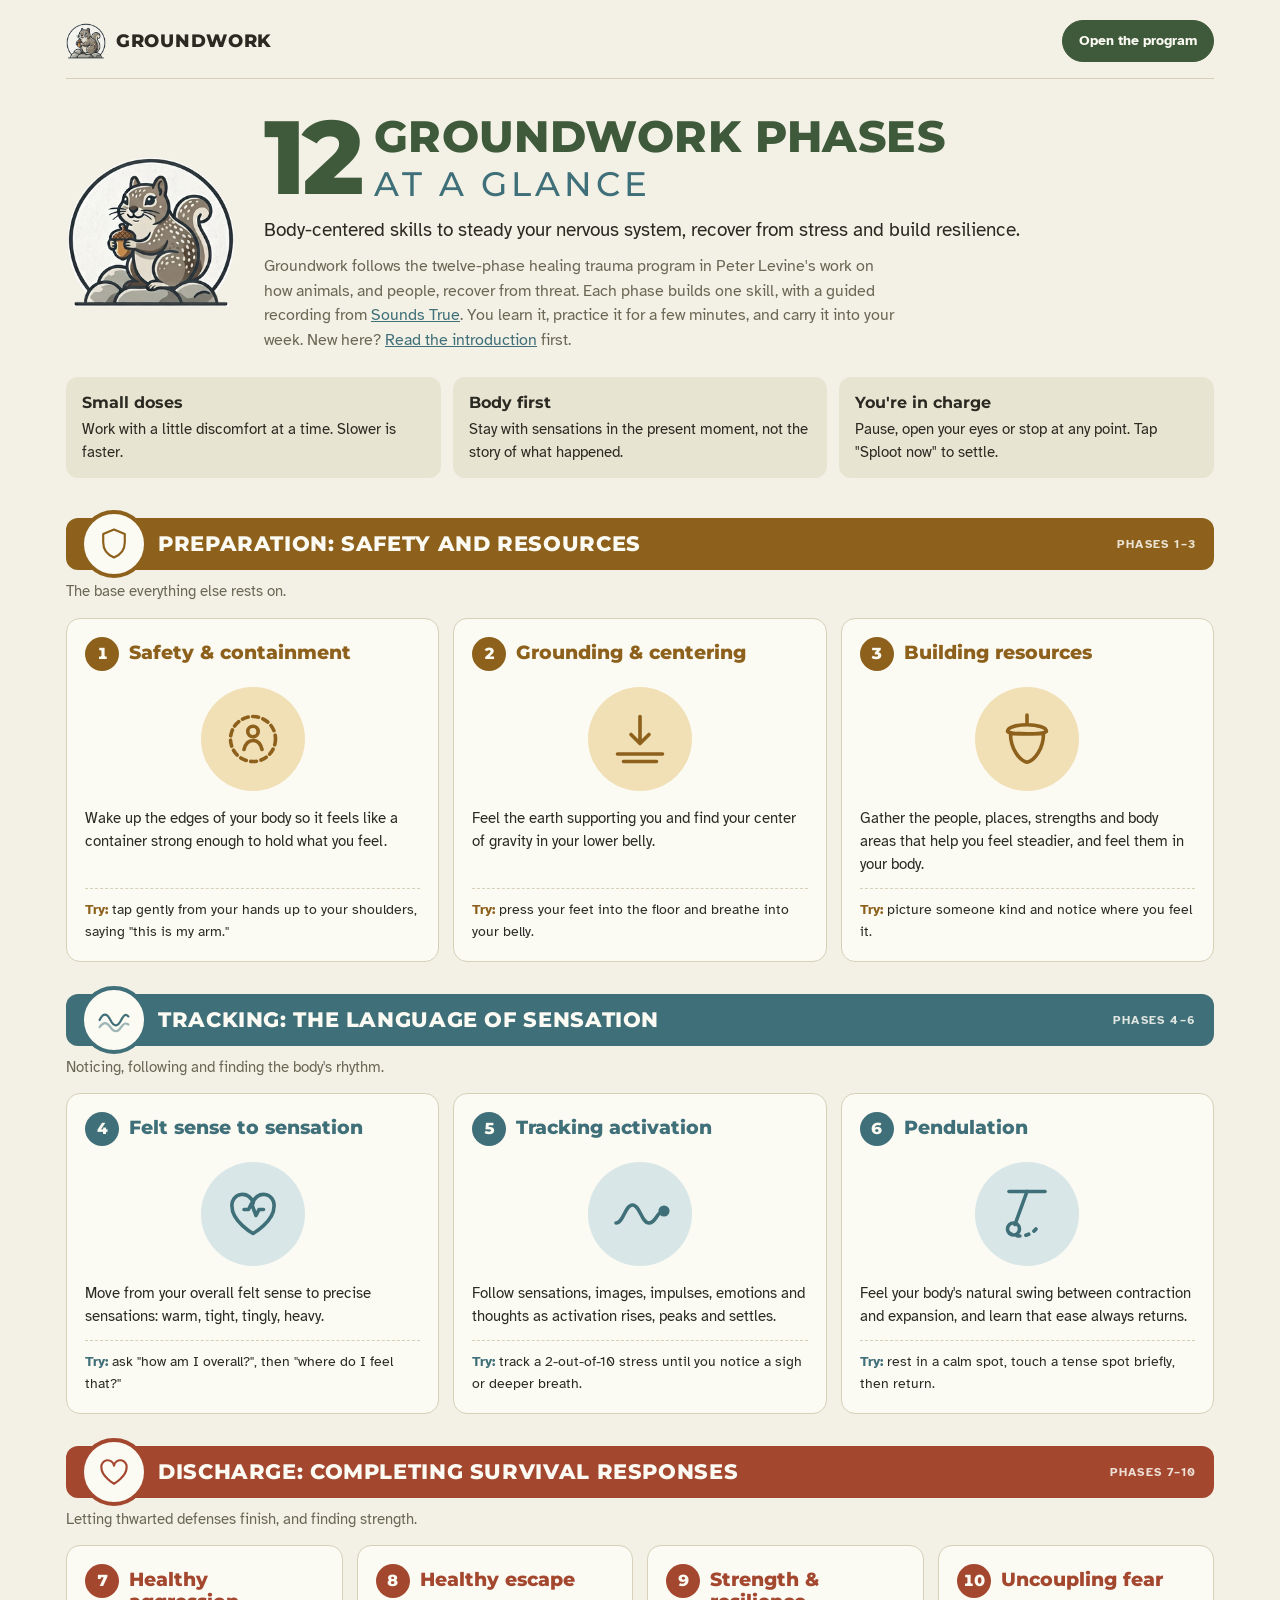
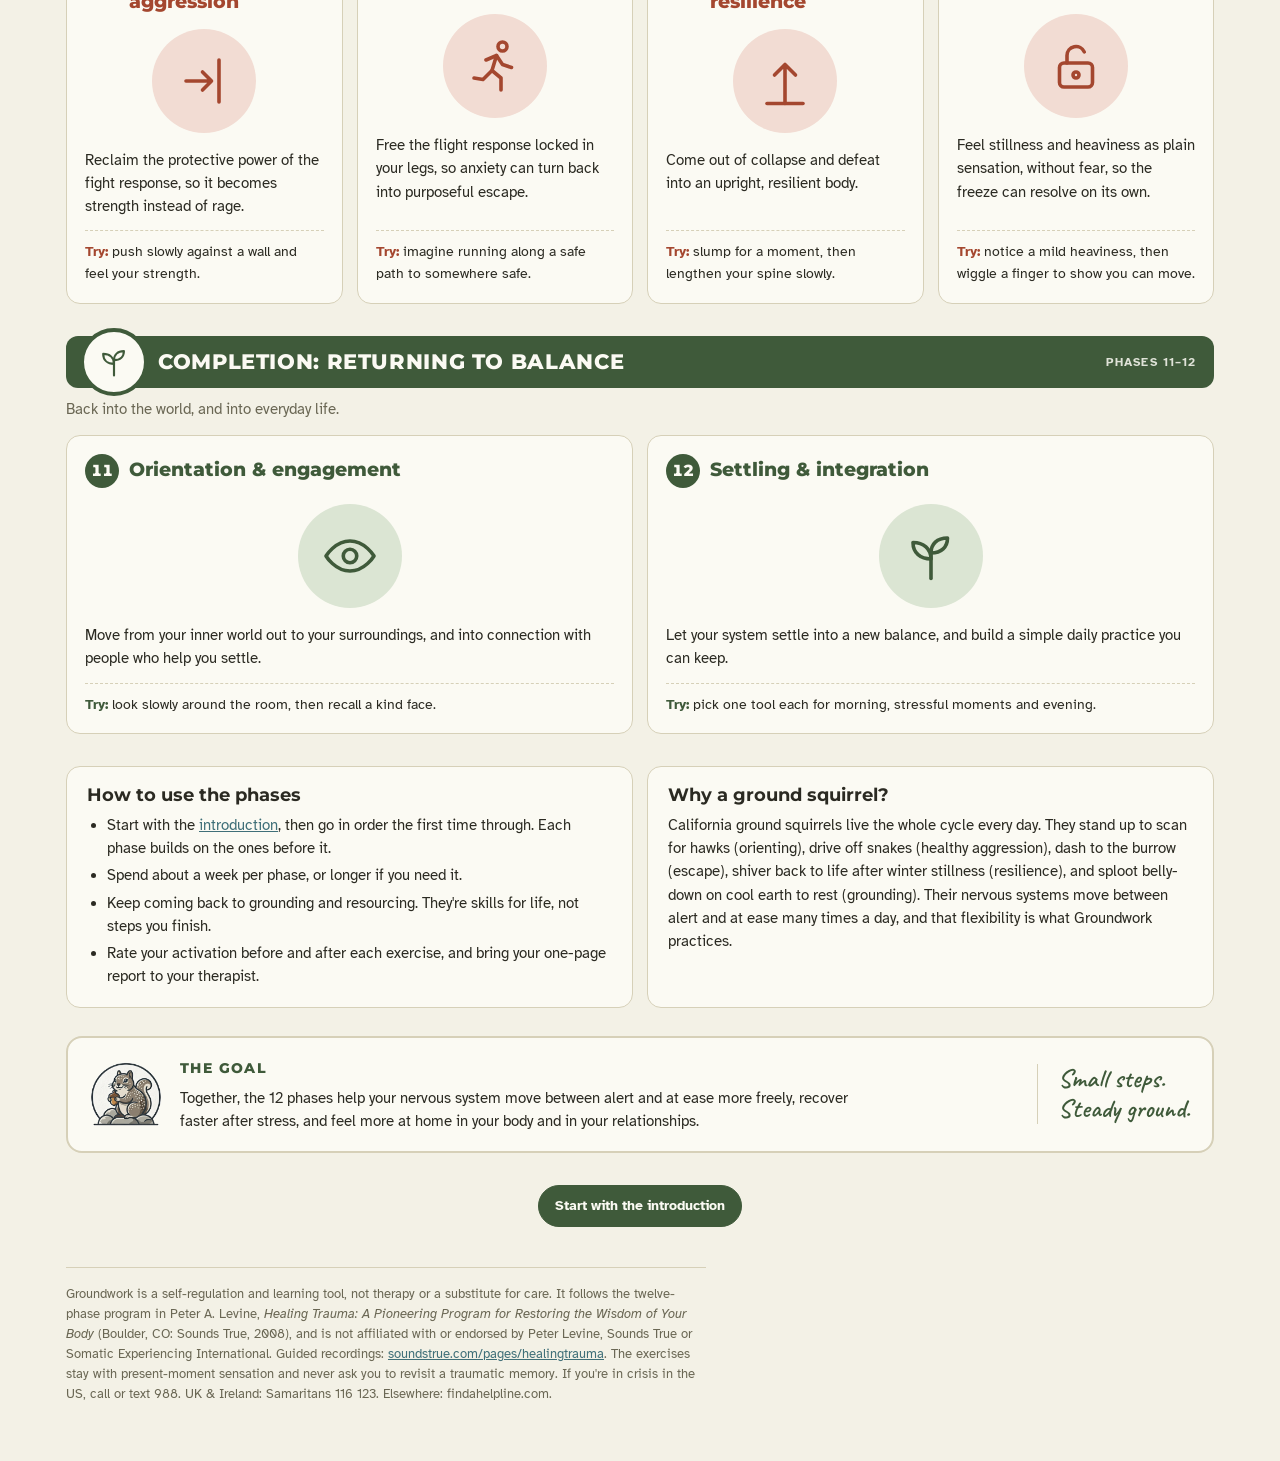
<file: about.html>
<!doctype html>
<html lang="en">
<head>
<meta charset="utf-8">
<meta name="viewport" content="width=device-width, initial-scale=1, viewport-fit=cover">
<title>About Groundwork</title>
<meta name="description" content="The 12 phases of Groundwork at a glance: what each skill is and a one-minute way to try it.">
<link rel="icon" type="image/png" href="assets/favicon.png">
<link rel="apple-touch-icon" href="assets/apple-touch-icon.png">
<link rel="preconnect" href="https://fonts.googleapis.com">
<link rel="stylesheet" href="https://fonts.googleapis.com/css2?family=Caveat:wght@600&family=Montserrat:wght@500;700;800&family=Atkinson+Hyperlegible:ital,wght@0,400;0,700;1,400&display=swap">
<style>
/* Layout: an infographic poster. Logo and title on top, then the 12 phases as numbered cards in four stages (preparation → tracking → discharge → completion), up to four per row on desktop, one column on phones. Tokens match index.html. */
:root {
  --bg: #f3f1e6; --surface: #fbfaf3; --sunk: #e8e4d2; --ink: #2b2a22; --muted: #6a6754; --line: #d6d0b8;
  --grass: #c08a2e; --grass-soft: #f1dfb6; --oak: #3f5a3a; --oak-soft: #dbe5d3; --calm: #3f6f78; --calm-soft: #d8e6e8; --amber: #8d611c; --adobe: #a4472f; --adobe-soft: #f2dcd3;
  --display: "Montserrat", "Avenir Next", "Segoe UI", system-ui, sans-serif;
  --body: "Atkinson Hyperlegible", "Verdana", system-ui, sans-serif;
  color-scheme: light;
}
@media (prefers-color-scheme: dark) { :root:not([data-theme="light"]) {
  --bg: #1d1c16; --surface: #26251d; --sunk: #302e24; --ink: #ece7d6; --muted: #aaa48c; --line: #3f3c30;
  --grass: #e0aa4c; --grass-soft: #44381f; --oak: #9fbf8f; --oak-soft: #2c3627; --calm: #86b9c2; --calm-soft: #23363a; --amber: #e0aa4c; --adobe: #e08a6e; --adobe-soft: #3d2620; color-scheme: dark } }
:root[data-theme="dark"] {
  --bg: #1d1c16; --surface: #26251d; --sunk: #302e24; --ink: #ece7d6; --muted: #aaa48c; --line: #3f3c30;
  --grass: #e0aa4c; --grass-soft: #44381f; --oak: #9fbf8f; --oak-soft: #2c3627; --calm: #86b9c2; --calm-soft: #23363a; --amber: #e0aa4c; --adobe: #e08a6e; --adobe-soft: #3d2620; color-scheme: dark }

* { box-sizing: border-box }
:root { padding-top: env(safe-area-inset-top, 0px); padding-bottom: env(safe-area-inset-bottom, 0px) }
body { margin: 0; background: var(--bg); color: var(--ink); font: 16px/1.55 var(--body) }
img { max-width: 100% }
h1, h2, h3 { font-family: var(--display); line-height: 1.15; text-wrap: balance; margin: 0 }
a { color: var(--calm) }
:focus-visible { outline: 3px solid var(--calm); outline-offset: 2px }
.wrap { max-width: 1180px; margin: 0 auto; padding-left: max(16px, env(safe-area-inset-left, 0px)); padding-right: max(16px, env(safe-area-inset-right, 0px)); padding-block: 20px 56px }

nav.top { display: flex; justify-content: space-between; align-items: center; gap: 12px; flex-wrap: wrap; padding-bottom: 16px; border-bottom: 1px solid var(--line) }
nav.top .home { display: flex; align-items: center; gap: 10px; text-decoration: none; color: var(--ink); font: 800 18px var(--display); letter-spacing: .04em; text-transform: uppercase }
nav.top .home img { width: 40px; height: 40px }
.btn { display: inline-block; border: 1px solid var(--line); background: var(--surface); color: var(--ink); padding: 9px 16px; border-radius: 999px; font-weight: 700; font-size: 14px; text-decoration: none }
.btn.primary { background: var(--oak); border-color: var(--oak); color: var(--surface) }

header.hero { display: grid; grid-template-columns: 170px minmax(0, 1fr); gap: 28px; align-items: center; padding-block: 32px 24px }
header.hero > img { width: 170px; height: 170px }
header.hero h1 { display: flex; align-items: center; gap: 14px; margin-bottom: 12px; color: var(--oak) }
header.hero h1 .big { font-size: clamp(64px, 10vw, 104px); font-weight: 800; line-height: .85; letter-spacing: -.04em }
header.hero h1 .stack { display: grid; gap: 4px; text-transform: uppercase }
header.hero h1 .l1 { font-size: clamp(24px, 4vw, 44px); font-weight: 800; letter-spacing: .01em }
header.hero h1 .l2 { font-size: clamp(20px, 3.2vw, 34px); font-weight: 500; letter-spacing: .12em; color: var(--calm) }
header.hero .lede { color: var(--ink); font-size: 19px; margin-bottom: 8px }
header.hero p { margin: 0; max-width: 64ch; color: var(--muted); font-size: 16px }
@media (max-width: 640px) { header.hero { grid-template-columns: minmax(0, 1fr); text-align: center } header.hero > img { width: 130px; height: 130px; margin: 0 auto } header.hero h1 { justify-content: center; text-align: left } header.hero p { margin-inline: auto } }

.principles { display: grid; grid-template-columns: repeat(3, minmax(0, 1fr)); gap: 12px; margin-bottom: 40px }
.principles div { background: var(--sunk); border-radius: 12px; padding: 14px 16px; font-size: 15px }
.principles b { display: block; font-family: var(--display); font-size: 16px; margin-bottom: 2px }
@media (max-width: 720px) { .principles { grid-template-columns: minmax(0, 1fr) } }

section.stage { display: grid; gap: 14px; margin-bottom: 32px }
.banner { position: relative; display: flex; align-items: center; gap: 12px; background: var(--c); color: var(--surface); border-radius: 12px; min-height: 52px; padding: 8px 18px 8px 92px; flex-wrap: wrap; row-gap: 2px }
.banner .badge { position: absolute; left: 14px; top: 50%; transform: translateY(-50%); width: 68px; height: 68px; border-radius: 50%; background: var(--surface); border: 4px solid var(--c); color: var(--c); display: grid; place-items: center }
.banner .badge svg { width: 36px; height: 36px }
.banner h2 { font-size: clamp(16px, 2.2vw, 21px); font-weight: 800; text-transform: uppercase; letter-spacing: .03em; margin-right: auto; color: var(--surface) }
.banner .range { font: 700 12px/1 var(--body); letter-spacing: .1em; text-transform: uppercase; opacity: .85 }
.stage-sub { margin: -4px 0 0; color: var(--muted); font-size: 15px }
.cards { display: grid; grid-template-columns: repeat(auto-fit, minmax(220px, 1fr)); gap: 14px }
@media (max-width: 980px) { .cards { grid-template-columns: repeat(2, minmax(0, 1fr)) } }
@media (max-width: 560px) { .cards { grid-template-columns: minmax(0, 1fr) } }
.stage.s1 { --c: var(--amber); --c-soft: var(--grass-soft) }
.stage.s2 { --c: var(--calm); --c-soft: var(--calm-soft) }
.stage.s3 { --c: var(--adobe); --c-soft: var(--adobe-soft) }
.stage.s4 { --c: var(--oak); --c-soft: var(--oak-soft) }

.card { background: var(--surface); border: 1px solid var(--line); border-radius: 14px; padding: 18px; display: grid; grid-template-rows: auto auto 1fr auto; gap: 12px; min-width: 0; text-decoration: none; color: var(--ink) }
.card:hover { border-color: var(--c) }
.card .head { display: flex; align-items: flex-start; gap: 10px }
.card .num { flex: none; width: 34px; height: 34px; border-radius: 50%; background: var(--c); color: var(--surface); display: grid; place-items: center; font: 800 16px/1 var(--display); font-variant-numeric: tabular-nums }
.card h3 { font-size: 19px; font-weight: 800; color: var(--c); padding-top: 5px }
.card .art { width: 104px; height: 104px; margin: 4px auto; border-radius: 50%; background: var(--c-soft); display: grid; place-items: center; color: var(--c) }
.card .art svg { width: 60px; height: 60px }
.card p { margin: 0; font-size: 15px }
.card .try { font-size: 14px; border-top: 1px dashed var(--line); padding-top: 10px }
.card .try b { color: var(--c) }

.goal { display: grid; grid-template-columns: 72px minmax(0, 1fr) auto; gap: 18px; align-items: center; border: 2px solid var(--line); border-radius: 16px; padding: 18px 22px; margin-top: 28px; background: var(--surface) }
.goal img { width: 72px; height: 72px }
.goal b { font: 800 14px/1 var(--display); letter-spacing: .1em; text-transform: uppercase; color: var(--oak) }
.goal p { margin: 6px 0 0; font-size: 15px; max-width: 70ch }
.goal .motto { font: 600 26px/1.15 "Caveat", "Segoe Script", cursive; color: var(--oak); border-left: 1px solid var(--line); padding-left: 20px; margin: 0; white-space: nowrap }
@media (max-width: 720px) { .goal { grid-template-columns: 56px minmax(0, 1fr) } .goal img { width: 56px; height: 56px } .goal .motto { grid-column: 1 / -1; border-left: 0; padding-left: 0; text-align: center } }
.notes { display: grid; grid-template-columns: repeat(2, minmax(0, 1fr)); gap: 14px; margin-top: 8px }
.notes > div { border: 1px solid var(--line); border-radius: 14px; padding: 18px 20px; background: var(--surface) }
.notes h2 { font-size: 18px; margin-bottom: 8px }
.notes p, .notes ul { margin: 0; font-size: 15px }
.notes ul { padding-left: 20px; display: grid; gap: 4px }
@media (max-width: 720px) { .notes { grid-template-columns: minmax(0, 1fr) } }
.cta { display: flex; justify-content: center; gap: 12px; flex-wrap: wrap; margin-top: 32px }
footer { color: var(--muted); font-size: 13px; border-top: 1px solid var(--line); margin-top: 40px; padding-top: 16px; max-width: 80ch }
</style>
</head>
<body>
<div class="wrap">
  <nav class="top" aria-label="Site">
    <a class="home" href="./"><img src="assets/emblem.png" alt="">Groundwork</a>
    <a class="btn primary" href="somatic.html">Open the program</a>
  </nav>

  <header class="hero">
    <img src="assets/emblem.png" alt="Groundwork logo: a California ground squirrel holding an acorn on rocks">
    <div>
      <h1><span class="big">12</span><span class="stack"><span class="l1">Groundwork phases</span><span class="l2">at a glance</span></span></h1>
      <p class="lede">Body-centered skills to steady your nervous system, recover from stress and build resilience.</p>
      <p>Groundwork follows the twelve-phase healing trauma program in Peter Levine's work on how animals, and people, recover from threat. Each phase builds one skill, with a guided recording from <a href="https://www.soundstrue.com/pages/healingtrauma">Sounds True</a>. You learn it, practice it for a few minutes, and carry it into your week. New here? <a href="somatic.html#intro">Read the introduction</a> first.</p>
    </div>
  </header>

  <div class="principles">
    <div><b>Small doses</b>Work with a little discomfort at a time. Slower is faster.</div>
    <div><b>Body first</b>Stay with sensations in the present moment, not the story of what happened.</div>
    <div><b>You're in charge</b>Pause, open your eyes or stop at any point. Tap "Sploot now" to settle.</div>
  </div>

  <section class="stage s1" aria-labelledby="st1">
    <div class="banner"><span class="badge"><svg viewBox="0 0 40 40" fill="none" stroke="currentColor" stroke-width="2.4" stroke-linecap="round" stroke-linejoin="round" aria-hidden="true"><path d="M20 4 8 9v9c0 8 5 14 12 17 7-3 12-9 12-17V9L20 4Z"/></svg></span><h2 id="st1">Preparation: safety and resources</h2><span class="range">Phases 1–3</span></div>
    <p class="stage-sub">The base everything else rests on.</p>
    <div class="cards">
      <a class="card" href="somatic.html#phase-1">
        <div class="head"><span class="num">1</span><h3>Safety &amp; containment</h3></div>
        <div class="art"><svg viewBox="0 0 40 40" fill="none" stroke="currentColor" stroke-width="2.4" stroke-linecap="round" stroke-linejoin="round" aria-hidden="true"><circle cx="20" cy="20" r="15" stroke-dasharray="4 3"/><circle cx="20" cy="15" r="3.5"/><path d="M14 27c1-4 3-6 6-6s5 2 6 6"/></svg></div>
        <p>Wake up the edges of your body so it feels like a container strong enough to hold what you feel.</p>
        <div class="try"><b>Try:</b> tap gently from your hands up to your shoulders, saying "this is my arm."</div>
      </a>
      <a class="card" href="somatic.html#phase-2">
        <div class="head"><span class="num">2</span><h3>Grounding &amp; centering</h3></div>
        <div class="art"><svg viewBox="0 0 40 40" fill="none" stroke="currentColor" stroke-width="2.4" stroke-linecap="round" stroke-linejoin="round" aria-hidden="true"><path d="M20 5v18m-6-6 6 6 6-6"/><path d="M5 30h30M9 35h22"/></svg></div>
        <p>Feel the earth supporting you and find your center of gravity in your lower belly.</p>
        <div class="try"><b>Try:</b> press your feet into the floor and breathe into your belly.</div>
      </a>
      <a class="card" href="somatic.html#phase-3">
        <div class="head"><span class="num">3</span><h3>Building resources</h3></div>
        <div class="art"><svg viewBox="0 0 40 40" fill="none" stroke="currentColor" stroke-width="2.4" stroke-linecap="round" stroke-linejoin="round" aria-hidden="true"><path d="M20 4v5"/><path d="M7 15c0-6 26-6 26 0 0 2-26 2-26 0Z"/><path d="M9 16.5h22c0 10-6 18-11 19-5-1-11-9-11-19Z"/></svg></div>
        <p>Gather the people, places, strengths and body areas that help you feel steadier, and feel them in your body.</p>
        <div class="try"><b>Try:</b> picture someone kind and notice where you feel it.</div>
      </a>
    </div>
  </section>

  <section class="stage s2" aria-labelledby="st2">
    <div class="banner"><span class="badge"><svg viewBox="0 0 40 40" fill="none" stroke="currentColor" stroke-width="2.4" stroke-linecap="round" stroke-linejoin="round" aria-hidden="true"><path d="M4 20c4-8 8-8 12 0s8 8 12 0 6-6 8-4"/><path d="M4 28c4-6 8-6 12 0s8 6 12 0 6-4 8-3" opacity=".5"/></svg></span><h2 id="st2">Tracking: the language of sensation</h2><span class="range">Phases 4–6</span></div>
    <p class="stage-sub">Noticing, following and finding the body's rhythm.</p>
    <div class="cards">
      <a class="card" href="somatic.html#phase-4">
        <div class="head"><span class="num">4</span><h3>Felt sense to sensation</h3></div>
        <div class="art"><svg viewBox="0 0 40 40" fill="none" stroke="currentColor" stroke-width="2.4" stroke-linecap="round" stroke-linejoin="round" aria-hidden="true"><path d="M20 33S6 25 6 15a7 7 0 0 1 14-2 7 7 0 0 1 14 2c0 10-14 18-14 18Z"/><path d="M14 17h3l2-4 3 8 2-4h3"/></svg></div>
        <p>Move from your overall felt sense to precise sensations: warm, tight, tingly, heavy.</p>
        <div class="try"><b>Try:</b> ask "how am I overall?", then "where do I feel that?"</div>
      </a>
      <a class="card" href="somatic.html#phase-5">
        <div class="head"><span class="num">5</span><h3>Tracking activation</h3></div>
        <div class="art"><svg viewBox="0 0 40 40" fill="none" stroke="currentColor" stroke-width="2.4" stroke-linecap="round" stroke-linejoin="round" aria-hidden="true"><path d="M4 26c5 0 6-12 11-12s6 12 11 12 5-8 10-8"/><circle cx="36" cy="18" r="2.5" fill="currentColor"/></svg></div>
        <p>Follow sensations, images, impulses, emotions and thoughts as activation rises, peaks and settles.</p>
        <div class="try"><b>Try:</b> track a 2-out-of-10 stress until you notice a sigh or deeper breath.</div>
      </a>
      <a class="card" href="somatic.html#phase-6">
        <div class="head"><span class="num">6</span><h3>Pendulation</h3></div>
        <div class="art"><svg viewBox="0 0 40 40" fill="none" stroke="currentColor" stroke-width="2.4" stroke-linecap="round" stroke-linejoin="round" aria-hidden="true"><path d="M8 5h24"/><path d="M20 5l-8 22"/><circle cx="11" cy="30" r="4"/><path d="M26 30a14 14 0 0 1-17 3" stroke-dasharray="2 4"/></svg></div>
        <p>Feel your body's natural swing between contraction and expansion, and learn that ease always returns.</p>
        <div class="try"><b>Try:</b> rest in a calm spot, touch a tense spot briefly, then return.</div>
      </a>
    </div>
  </section>

  <section class="stage s3" aria-labelledby="st3">
    <div class="banner"><span class="badge"><svg viewBox="0 0 40 40" fill="none" stroke="currentColor" stroke-width="2.4" stroke-linecap="round" stroke-linejoin="round" aria-hidden="true"><path d="M20 33S6 25 6 15a7 7 0 0 1 14-2 7 7 0 0 1 14 2c0 10-14 18-14 18Z"/></svg></span><h2 id="st3">Discharge: completing survival responses</h2><span class="range">Phases 7–10</span></div>
    <p class="stage-sub">Letting thwarted defenses finish, and finding strength.</p>
    <div class="cards">
      <a class="card" href="somatic.html#phase-7">
        <div class="head"><span class="num">7</span><h3>Healthy aggression</h3></div>
        <div class="art"><svg viewBox="0 0 40 40" fill="none" stroke="currentColor" stroke-width="2.4" stroke-linecap="round" stroke-linejoin="round" aria-hidden="true"><path d="M30 6v28"/><path d="M8 20h16m-5-6 6 6-6 6"/></svg></div>
        <p>Reclaim the protective power of the fight response, so it becomes strength instead of rage.</p>
        <div class="try"><b>Try:</b> push slowly against a wall and feel your strength.</div>
      </a>
      <a class="card" href="somatic.html#phase-8">
        <div class="head"><span class="num">8</span><h3>Healthy escape</h3></div>
        <div class="art"><svg viewBox="0 0 40 40" fill="none" stroke="currentColor" stroke-width="2.4" stroke-linecap="round" stroke-linejoin="round" aria-hidden="true"><circle cx="25" cy="7" r="3"/><path d="M14 16l7-3 4 6 6 2"/><path d="M21 13l-3 10 6 5v8"/><path d="M18 23l-6 6-6-1"/></svg></div>
        <p>Free the flight response locked in your legs, so anxiety can turn back into purposeful escape.</p>
        <div class="try"><b>Try:</b> imagine running along a safe path to somewhere safe.</div>
      </a>
      <a class="card" href="somatic.html#phase-9">
        <div class="head"><span class="num">9</span><h3>Strength &amp; resilience</h3></div>
        <div class="art"><svg viewBox="0 0 40 40" fill="none" stroke="currentColor" stroke-width="2.4" stroke-linecap="round" stroke-linejoin="round" aria-hidden="true"><path d="M20 35V9m-7 7 7-7 7 7"/><path d="M8 35h24"/></svg></div>
        <p>Come out of collapse and defeat into an upright, resilient body.</p>
        <div class="try"><b>Try:</b> slump for a moment, then lengthen your spine slowly.</div>
      </a>
      <a class="card" href="somatic.html#phase-10">
        <div class="head"><span class="num">10</span><h3>Uncoupling fear</h3></div>
        <div class="art"><svg viewBox="0 0 40 40" fill="none" stroke="currentColor" stroke-width="2.4" stroke-linecap="round" stroke-linejoin="round" aria-hidden="true"><rect x="9" y="18" width="22" height="16" rx="3"/><path d="M14 18v-5a6 6 0 0 1 11.5-2.4"/><circle cx="20" cy="26" r="2"/></svg></div>
        <p>Feel stillness and heaviness as plain sensation, without fear, so the freeze can resolve on its own.</p>
        <div class="try"><b>Try:</b> notice a mild heaviness, then wiggle a finger to show you can move.</div>
      </a>
    </div>
  </section>

  <section class="stage s4" aria-labelledby="st4">
    <div class="banner"><span class="badge"><svg viewBox="0 0 40 40" fill="none" stroke="currentColor" stroke-width="2.4" stroke-linecap="round" stroke-linejoin="round" aria-hidden="true"><path d="M20 35V18"/><path d="M20 22c0-7-5-11-12-11 0 7 5 11 12 11Z"/><path d="M20 18c0-6 4-10 11-10 0 6-4 10-11 10Z"/></svg></span><h2 id="st4">Completion: returning to balance</h2><span class="range">Phases 11–12</span></div>
    <p class="stage-sub">Back into the world, and into everyday life.</p>
    <div class="cards">
      <a class="card" href="somatic.html#phase-11">
        <div class="head"><span class="num">11</span><h3>Orientation &amp; engagement</h3></div>
        <div class="art"><svg viewBox="0 0 40 40" fill="none" stroke="currentColor" stroke-width="2.4" stroke-linecap="round" stroke-linejoin="round" aria-hidden="true"><path d="M4 20s6-10 16-10 16 10 16 10-6 10-16 10S4 20 4 20Z"/><circle cx="20" cy="20" r="4.5"/></svg></div>
        <p>Move from your inner world out to your surroundings, and into connection with people who help you settle.</p>
        <div class="try"><b>Try:</b> look slowly around the room, then recall a kind face.</div>
      </a>
      <a class="card" href="somatic.html#phase-12">
        <div class="head"><span class="num">12</span><h3>Settling &amp; integration</h3></div>
        <div class="art"><svg viewBox="0 0 40 40" fill="none" stroke="currentColor" stroke-width="2.4" stroke-linecap="round" stroke-linejoin="round" aria-hidden="true"><path d="M20 35V18"/><path d="M20 22c0-7-5-11-12-11 0 7 5 11 12 11Z"/><path d="M20 18c0-6 4-10 11-10 0 6-4 10-11 10Z"/></svg></div>
        <p>Let your system settle into a new balance, and build a simple daily practice you can keep.</p>
        <div class="try"><b>Try:</b> pick one tool each for morning, stressful moments and evening.</div>
      </a>
    </div>
  </section>

  <div class="notes">
    <div>
      <h2>How to use the phases</h2>
      <ul>
        <li>Start with the <a href="somatic.html#intro">introduction</a>, then go in order the first time through. Each phase builds on the ones before it.</li>
        <li>Spend about a week per phase, or longer if you need it.</li>
        <li>Keep coming back to grounding and resourcing. They're skills for life, not steps you finish.</li>
        <li>Rate your activation before and after each exercise, and bring your one-page report to your therapist.</li>
      </ul>
    </div>
    <div>
      <h2>Why a ground squirrel?</h2>
      <p>California ground squirrels live the whole cycle every day. They stand up to scan for hawks (orienting), drive off snakes (healthy aggression), dash to the burrow (escape), shiver back to life after winter stillness (resilience), and sploot belly-down on cool earth to rest (grounding). Their nervous systems move between alert and at ease many times a day, and that flexibility is what Groundwork practices.</p>
    </div>
  </div>

  <div class="goal">
    <img src="assets/emblem.png" alt="">
    <div><b>The goal</b><p>Together, the 12 phases help your nervous system move between alert and at ease more freely, recover faster after stress, and feel more at home in your body and in your relationships.</p></div>
    <p class="motto">Small steps.<br>Steady ground.</p>
  </div>

  <div class="cta"><a class="btn primary" href="somatic.html#intro">Start with the introduction</a></div>

  <footer>Groundwork is a self-regulation and learning tool, not therapy or a substitute for care. It follows the twelve-phase program in Peter A. Levine, <i>Healing Trauma: A Pioneering Program for Restoring the Wisdom of Your Body</i> (Boulder, CO: Sounds True, 2008), and is not affiliated with or endorsed by Peter Levine, Sounds True or Somatic Experiencing International. Guided recordings: <a href="https://www.soundstrue.com/pages/healingtrauma">soundstrue.com/pages/healingtrauma</a>. The exercises stay with present-moment sensation and never ask you to revisit a traumatic memory. If you're in crisis in the US, call or text 988. UK &amp; Ireland: Samaritans 116 123. Elsewhere: findahelpline.com.</footer>
</div>
</body>
</html>
</file>
